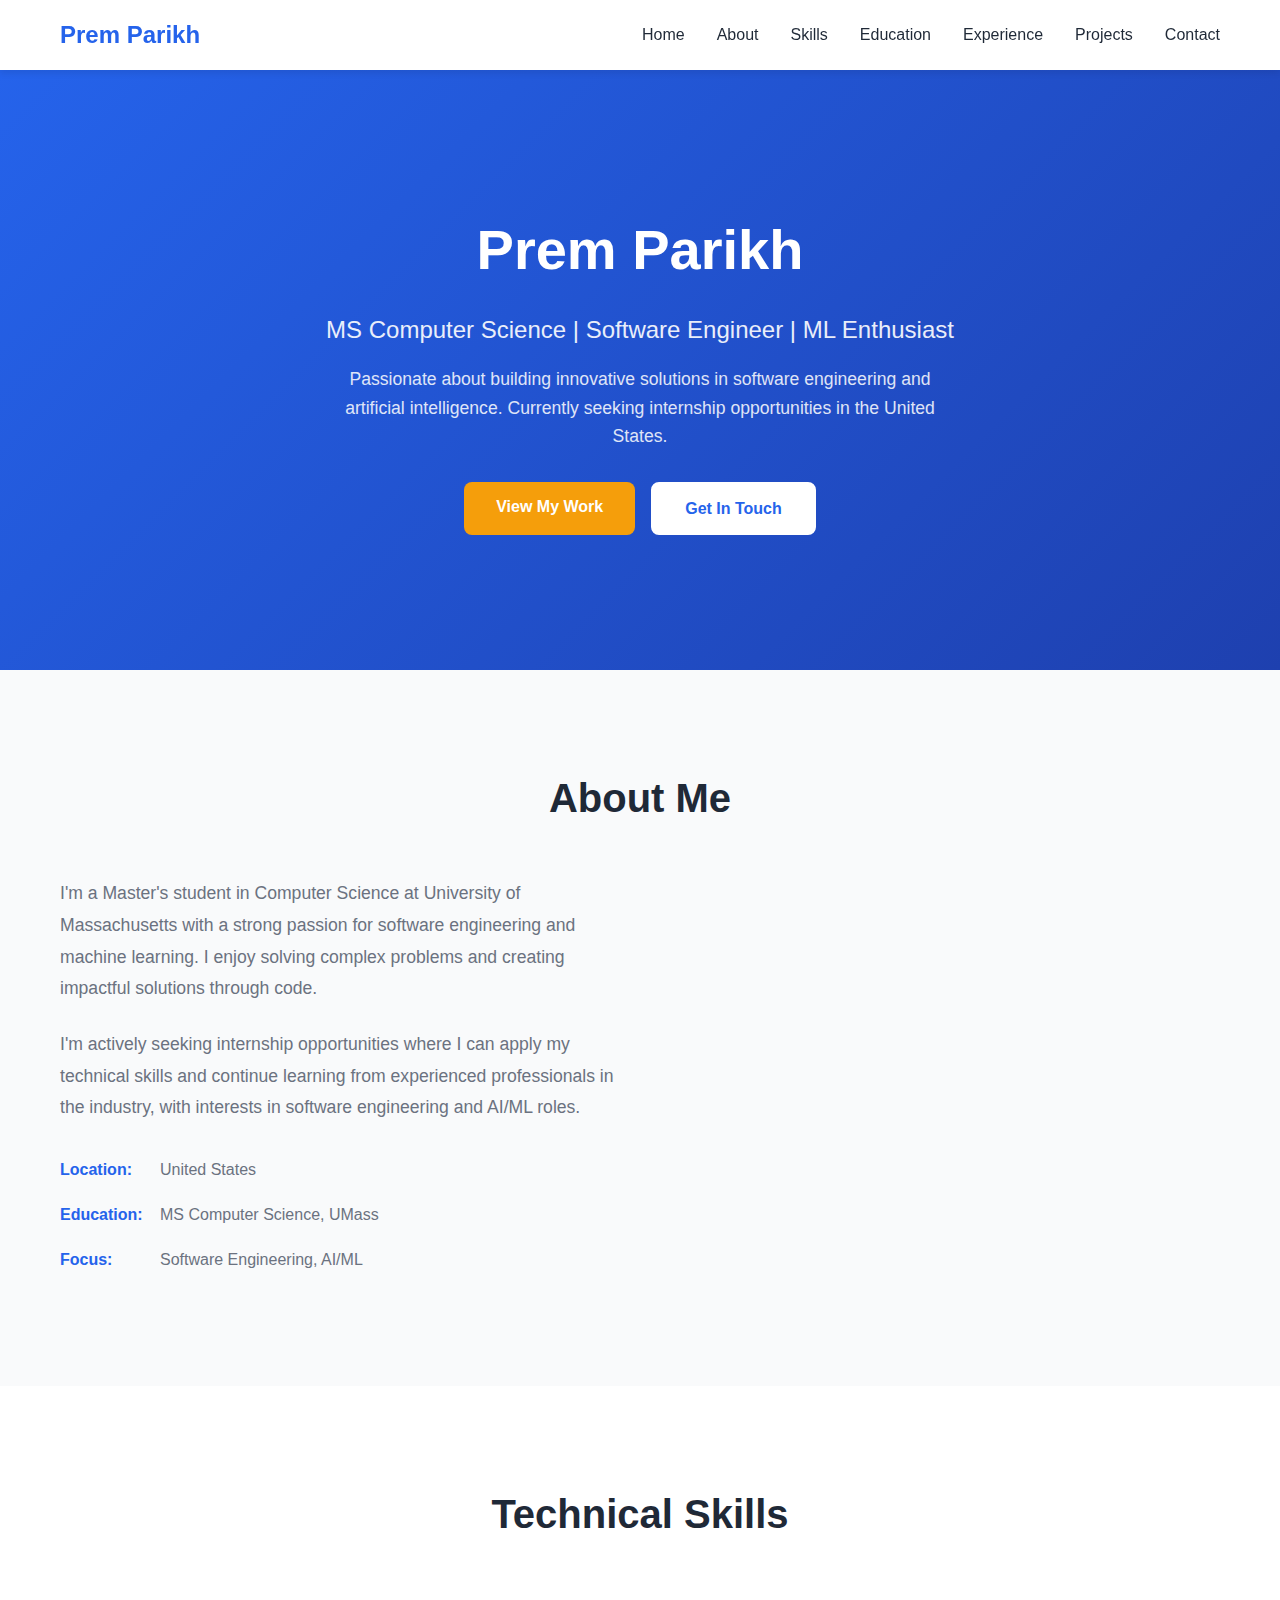
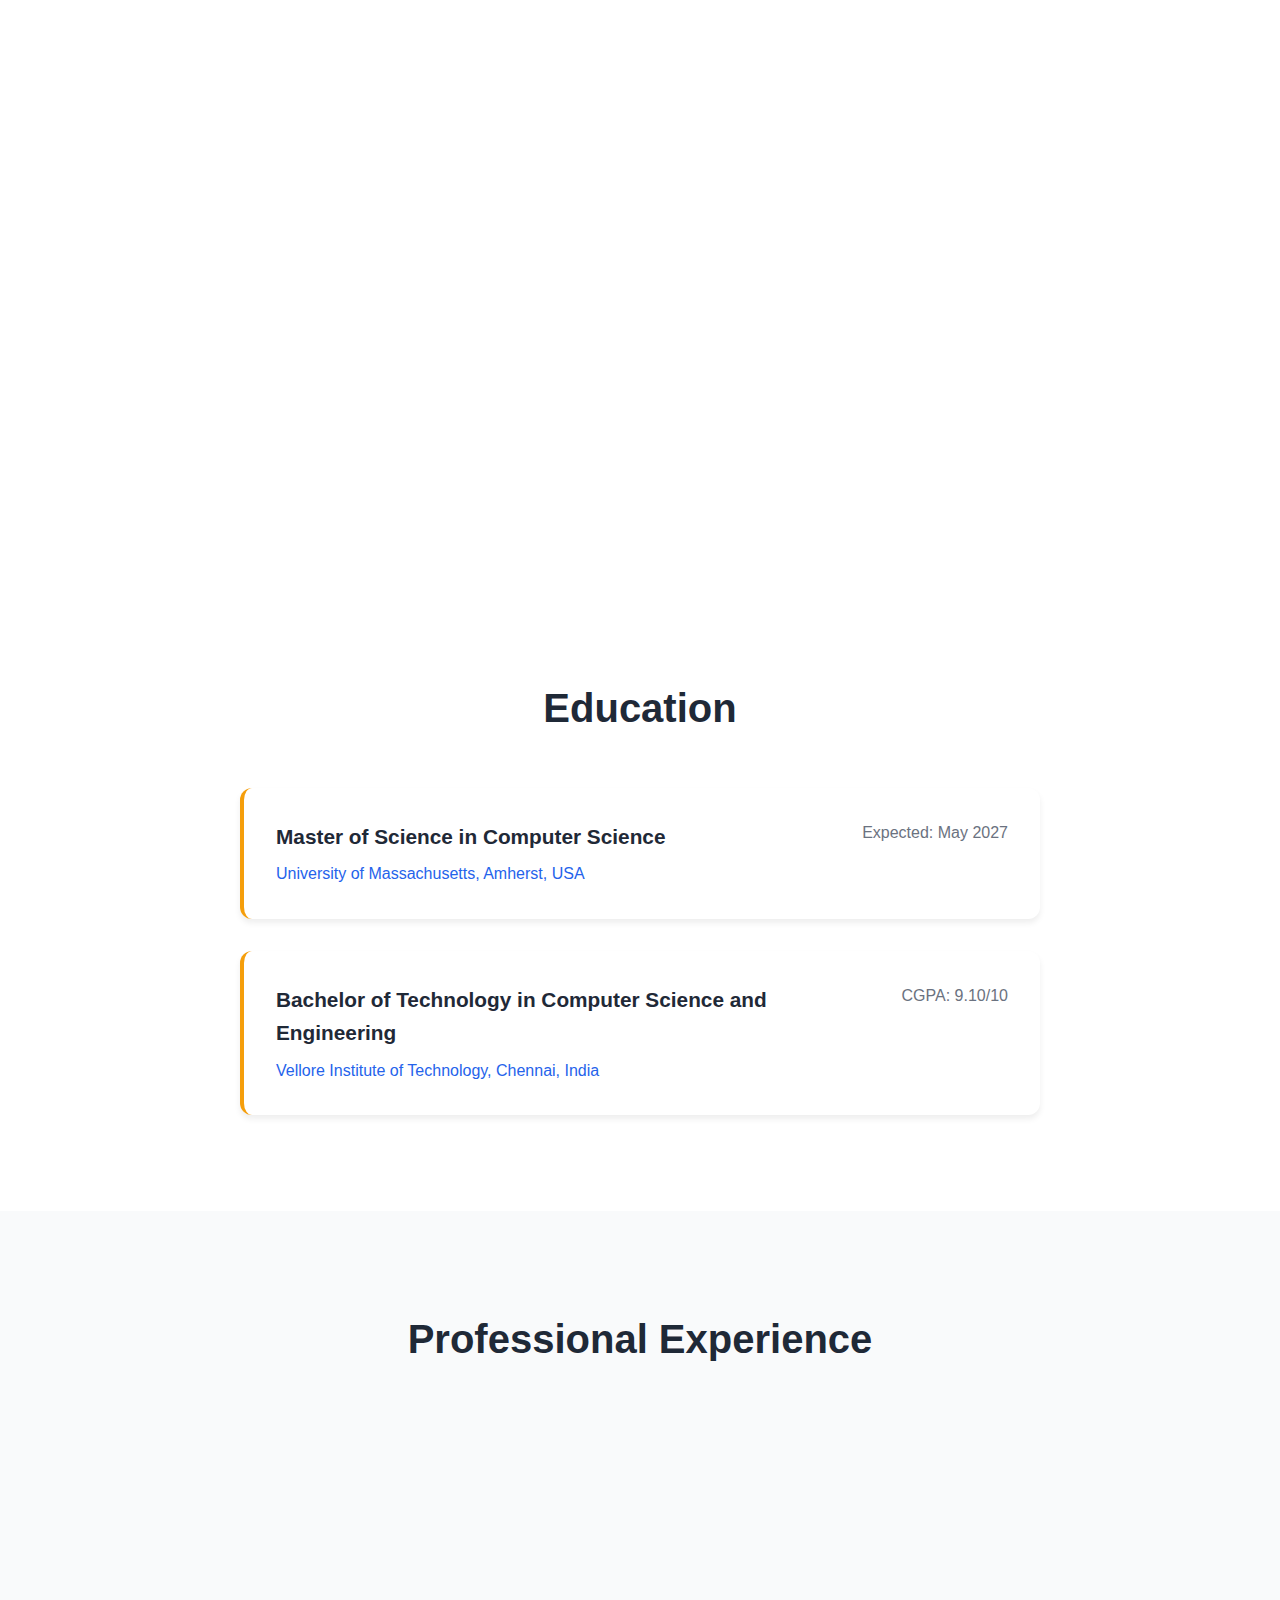
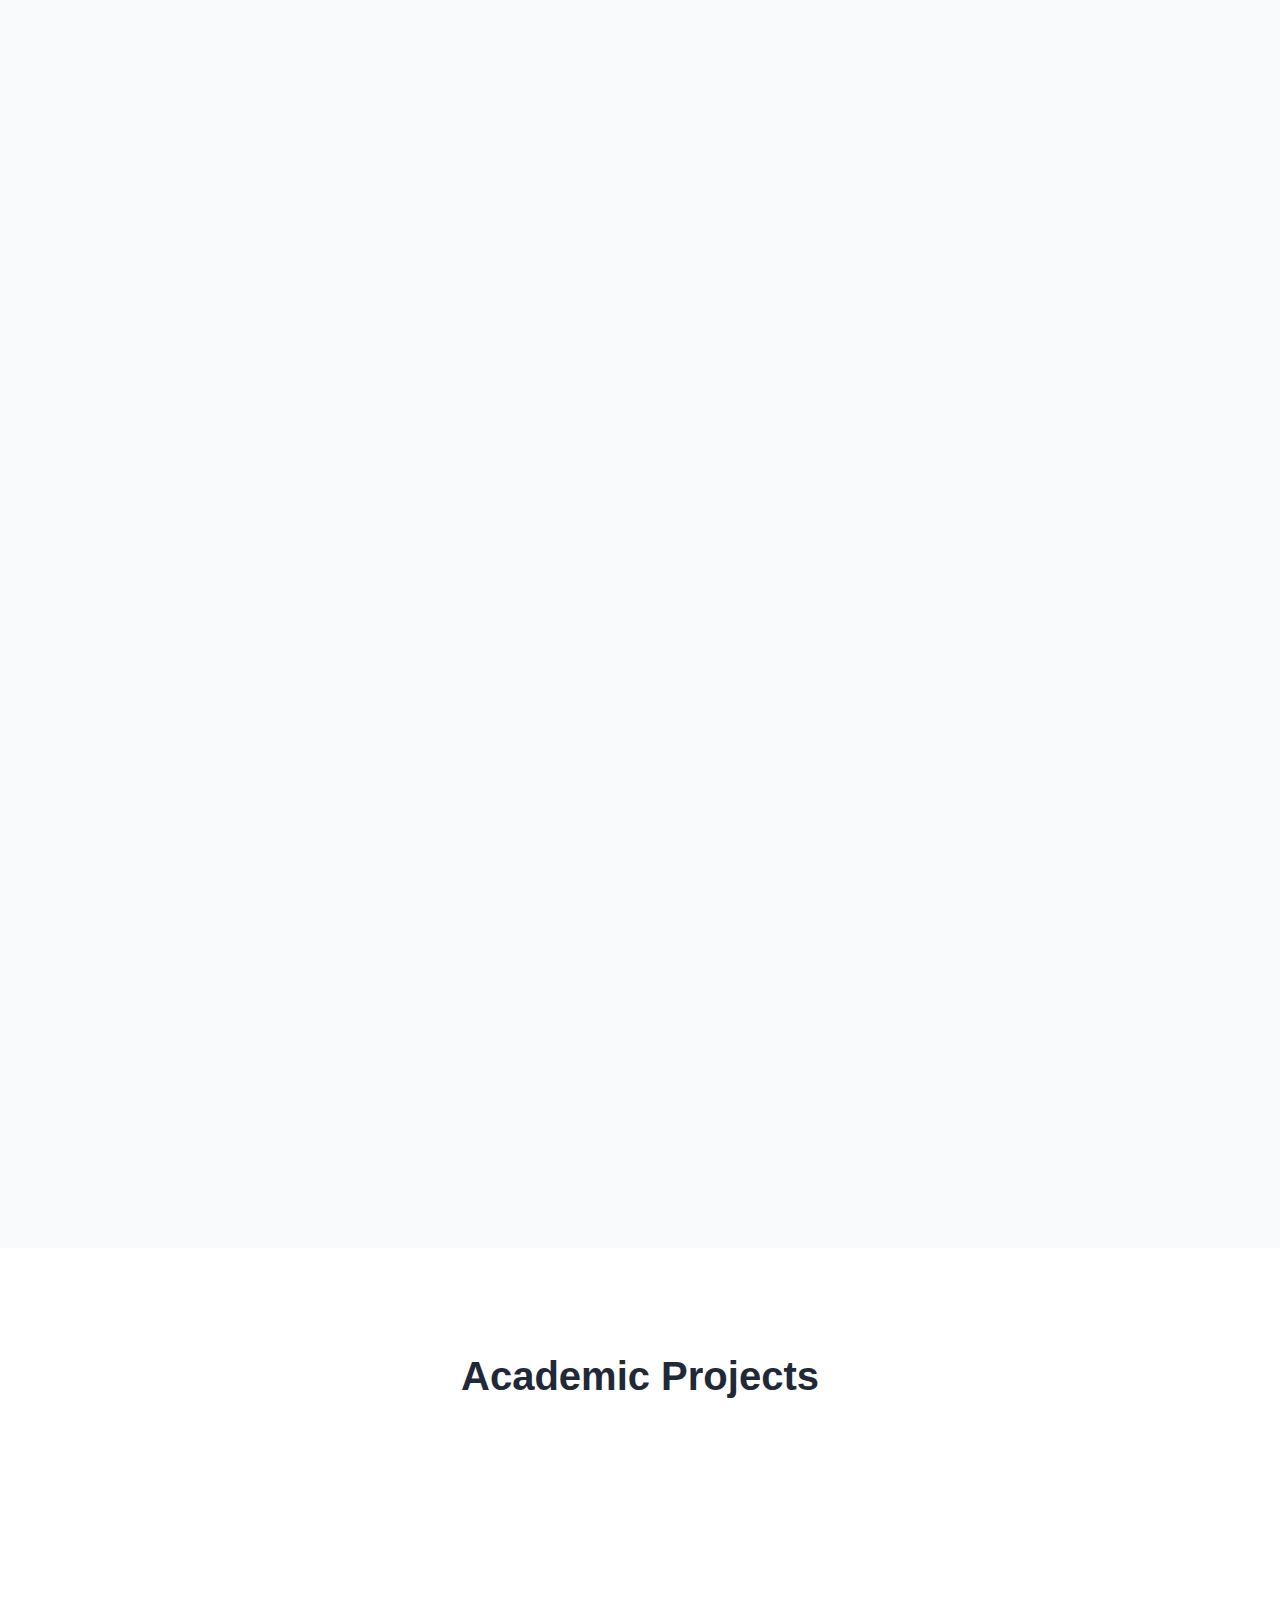
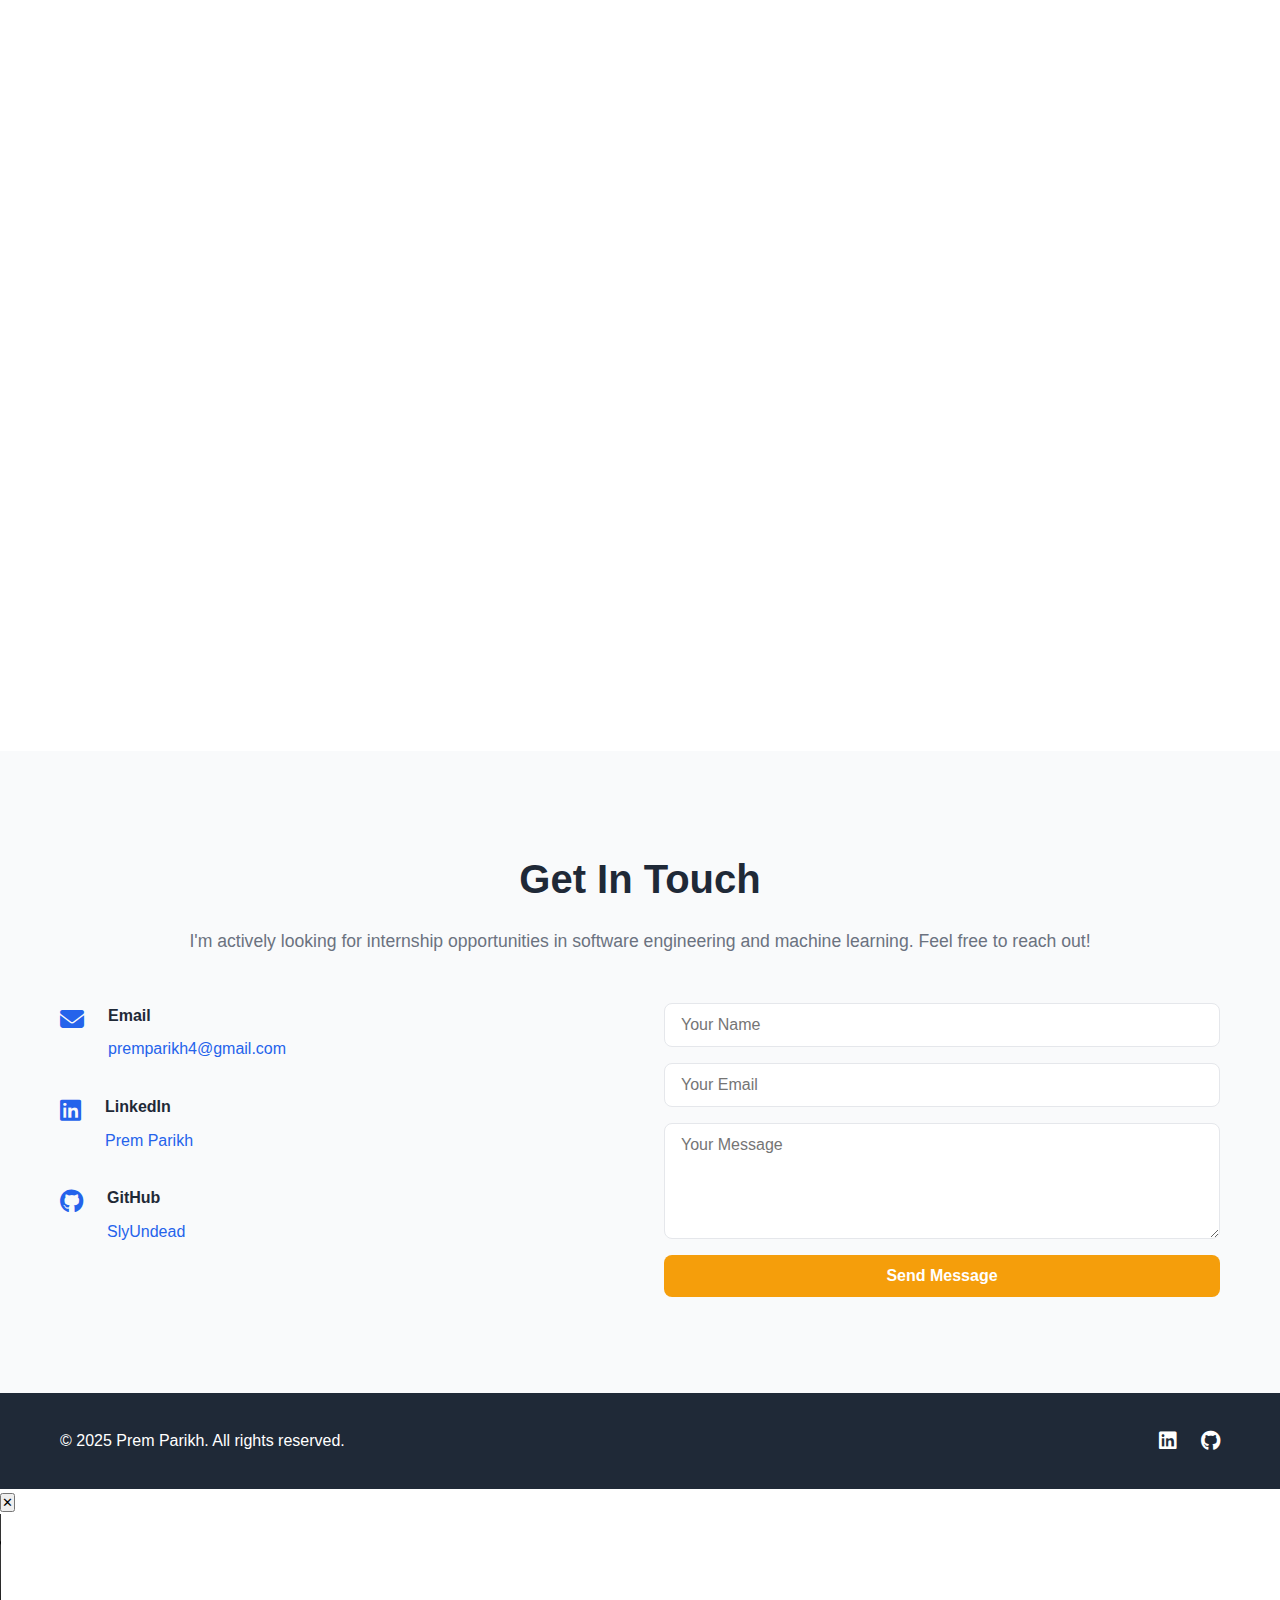
<file: index.html>
<!DOCTYPE html>
<html lang="en">
<head>
    <meta charset="UTF-8">
    <meta name="viewport" content="width=device-width, initial-scale=1.0">
    <title>Prem Parikh | MS Computer Science</title>
    <link rel="stylesheet" href="styles.css">
    <link rel="stylesheet" href="https://cdnjs.cloudflare.com/ajax/libs/font-awesome/6.4.0/css/all.min.css">
</head>
<body>
    <!-- Navigation Bar -->
    <nav class="navbar">
        <div class="container">
            <div class="nav-content">
                <div class="logo">Prem Parikh</div>
                <ul class="nav-links">
                    <li><a href="#home">Home</a></li>
                    <li><a href="#about">About</a></li>
                    <li><a href="#skills">Skills</a></li>
                    <li><a href="#education">Education</a></li>
                    <li><a href="#experience">Experience</a></li>
                    <li><a href="#projects">Projects</a></li>
                    <li><a href="#contact">Contact</a></li>
                </ul>
                <div class="hamburger">
                    <span></span>
                    <span></span>
                    <span></span>
                </div>
            </div>
        </div>
    </nav>

    <!-- Hero Section -->
    <section id="home" class="hero">
        <div class="container">
            <div class="hero-content">
                <h1>Prem Parikh</h1>
                <p class="subtitle">MS Computer Science | Software Engineer | ML Enthusiast</p>
                <p class="description">Passionate about building innovative solutions in software engineering and artificial intelligence. Currently seeking internship opportunities in the United States.</p>
                <div class="hero-buttons">
                    <a href="#projects" class="btn btn-primary">View My Work</a>
                    <a href="#contact" class="btn btn-secondary">Get In Touch</a>
                </div>
            </div>
        </div>
    </section>

    <!-- About Section -->
    <section id="about" class="about">
        <div class="container">
            <h2>About Me</h2>
            <div class="about-content">
                <div class="about-text">
                    <p>I'm a Master's student in Computer Science at University of Massachusetts with a strong passion for software engineering and machine learning. I enjoy solving complex problems and creating impactful solutions through code.</p>
                    <p>I'm actively seeking internship opportunities where I can apply my technical skills and continue learning from experienced professionals in the industry, with interests in software engineering and AI/ML roles.</p>
                    <div class="about-info">
                        <div class="info-item">
                            <span class="info-label">Location:</span>
                            <span>United States</span>
                        </div>
                        <div class="info-item">
                            <span class="info-label">Education:</span>
                            <span>MS Computer Science, UMass</span>
                        </div>
                        <div class="info-item">
                            <span class="info-label">Focus:</span>
                            <span>Software Engineering, AI/ML</span>
                        </div>
                    </div>
                </div>
            </div>
        </div>
    </section>

    <!-- Skills Section -->
    <section id="skills" class="skills">
        <div class="container">
            <h2>Technical Skills</h2>
            <div class="skills-grid">
                <div class="skill-category">
                    <h3>Programming Languages</h3>
                    <div class="skill-tags">
                        <span class="skill-tag">Python</span>
                        <span class="skill-tag">Java</span>
                        <span class="skill-tag">C++</span>
                        <span class="skill-tag">JavaScript</span>
                        <span class="skill-tag">SQL</span>
                    </div>
                </div>

                <div class="skill-category">
                    <h3>Web Development</h3>
                    <div class="skill-tags">
                        <span class="skill-tag">HTML/CSS</span>
                        <span class="skill-tag">React</span>
                        <span class="skill-tag">Node.js</span>
                        <span class="skill-tag">REST APIs</span>
                        <span class="skill-tag">Responsive Design</span>
                    </div>
                </div>

                <div class="skill-category">
                    <h3>Machine Learning & AI</h3>
                    <div class="skill-tags">
                        <span class="skill-tag">TensorFlow</span>
                        <span class="skill-tag">PyTorch</span>
                        <span class="skill-tag">Scikit-learn</span>
                        <span class="skill-tag">Data Analysis</span>
                        <span class="skill-tag">NLP</span>
                    </div>
                </div>

                <div class="skill-category">
                    <h3>Tools & Technologies</h3>
                    <div class="skill-tags">
                        <span class="skill-tag">Git</span>
                        <span class="skill-tag">Docker</span>
                        <span class="skill-tag">AWS</span>
                        <span class="skill-tag">PostgreSQL</span>
                        <span class="skill-tag">Linux</span>
                    </div>
                </div>
            </div>
        </div>
    </section>

    <!-- Education Section -->
    <section id="education" class="education">
        <div class="container">
            <h2>Education</h2>
            <div class="education-list">
                <div class="education-item">
                    <div class="education-header">
                        <div class="education-title">
                            <h3>Master of Science in Computer Science</h3>
                            <p class="institution">University of Massachusetts, Amherst, USA</p>
                        </div>
                        <div class="education-date">
                            <span class="date">Expected: May 2027</span>
                        </div>
                    </div>
                </div>

                <div class="education-item">
                    <div class="education-header">
                        <div class="education-title">
                            <h3>Bachelor of Technology in Computer Science and Engineering</h3>
                            <p class="institution">Vellore Institute of Technology, Chennai, India</p>
                        </div>
                        <div class="education-date">
                            <span class="date">CGPA: 9.10/10</span>
                        </div>
                    </div>
                </div>
            </div>
        </div>
    </section>

    <!-- Experience Section -->
    <section id="experience" class="experience">
        <div class="container">
            <h2>Professional Experience</h2>
            <div class="experience-list">
                <div class="experience-item">
                    <div class="experience-header">
                        <div class="experience-title">
                            <h3>Engineering Intern</h3>
                            <p class="company">Fynd (Shopsense Retail Technologies Ltd.), Mumbai, India</p>
                        </div>
                        <div class="experience-date">
                            <span class="date">Feb 2025 – Apr 2025</span>
                        </div>
                    </div>
                    <ul class="experience-details">
                        <li>Contributed to front-end development by designing and building 10+ reusable components integrated across multiple projects</li>
                        <li>Utilized JavaScript, TypeScript, Figma, ReactJS, and Vite for building scalable web solutions</li>
                        <li>Wrote comprehensive test cases to validate component reliability, improving code quality and catching 85% bugs early in the development cycle</li>
                        <li>Collaborated with cross-functional teams to deliver efficient, scalable, and user-friendly web applications</li>
                    </ul>
                </div>

                <div class="experience-item">
                    <div class="experience-header">
                        <div class="experience-title">
                            <h3>AI Engineer and Full Stack Developer Intern</h3>
                            <p class="company">Active Group Partners, New York, USA (Remote)</p>
                        </div>
                        <div class="experience-date">
                            <span class="date">Jul 2024 – Jun 2025</span>
                        </div>
                    </div>
                    <ul class="experience-details">
                        <li>Programmed a web application for dental X-ray annotation using Python, ReactJS, MongoDB, and Node.js</li>
                        <li>Designed and integrated an AI-powered system with 93% accuracy to automatically detect and annotate dental conditions, reducing annotation time by 80%</li>
                        <li>Developed a RAG-based LLM enabling dentists to interact in real-time with patient data, improving consultation efficiency and care decisions</li>
                        <li>Created a feature allowing automatic treatment code generation from X-ray anomalies using RAG-based LLM integration</li>
                    </ul>
                </div>

                <div class="experience-item">
                    <div class="experience-header">
                        <div class="experience-title">
                            <h3>Full Stack Developer Intern</h3>
                            <p class="company">AutoSys Industrial Solutions, Mumbai, India</p>
                        </div>
                        <div class="experience-date">
                            <span class="date">Sep 2023 – Nov 2023</span>
                        </div>
                    </div>
                    <ul class="experience-details">
                        <li>Developed a stock quantity management system using ReactJS, MongoDB, and Node.js with real-time monitoring and usage forecasting, reducing inventory costs by 20%</li>
                        <li>Implemented features for shipping lead time calculation and optimal reorder date determination to streamline procurement processes</li>
                        <li>Designed and implemented a comprehensive web application for operational efficiency and quality management with modules for quality control and logistics management</li>
                    </ul>
                </div>

                <div class="experience-item">
                    <div class="experience-header">
                        <div class="experience-title">
                            <h3>Game Developer Intern</h3>
                            <p class="company">Games2Win, Mumbai, India</p>
                        </div>
                        <div class="experience-date">
                            <span class="date">Aug 2023</span>
                        </div>
                    </div>
                    <ul class="experience-details">
                        <li>Generated AI algorithms to enhance NPC behavior and create adaptive gameplay systems using Unity3D</li>
                        <li>Collaborated on integrating machine learning techniques to improve procedural content generation in games, increasing user engagement by 15%</li>
                    </ul>
                </div>
            </div>
        </div>
    </section>

    <!-- Projects Section -->
    <section id="projects" class="projects">
        <div class="container">
            <h2>Academic Projects</h2>
            <div class="projects-grid">
                <div class="project-card">
                    <div class="project-header">
                        <h3>Gradient.AI</h3>
                    </div>
                    <p class="project-description">Developed an AI-powered assignment management platform at HackUMass 13 that automates grading and provides real-time feedback using a human-in-the-loop system.</p>
                    <div class="project-tags">
                        <span class="tag">Next.js</span>
                        <span class="tag">Supabase</span>
                        <span class="tag">AWS Bedrock</span>
                        <span class="tag">AI/LLM</span>
                        <span class="tag">TypeScript</span>
                    </div>
                    <div class="project-links">
                        <a href="https://github.com/Sidsha242/gradientai-hackumass" class="project-link" target="_blank" rel="noopener">GitHub</a>
                        <a href="#" data-video="videos/gradient_ai_demo.mp4" class="project-link">Live Demo</a>
                    </div>
                </div>
                <div class="project-card">
                    <div class="project-header">
                        <h3>SafeView</h3>
                    </div>
                    <p class="project-description">Ideated and developed a web extension that scans website images and blurs explicit content using a CNN-based classifier served via Flask.</p>
                    <div class="project-tags">
                        <span class="tag">Python</span>
                        <span class="tag">CNN</span>
                        <span class="tag">Flask</span>
                        <span class="tag">JavaScript</span>
                    </div>
                    <div class="project-links">
                        <a href="https://github.com/SlyUndead/Obscene-Content-Blocker" class="project-link" target="_blank" rel="noopener">GitHub</a>
                        <!-- <a href="#" data-video="videos/safeview-demo.mp4" class="project-link">Live Demo</a> -->
                    </div>
                </div>

                <div class="project-card">
                    <div class="project-header">
                        <h3>WaveShare</h3>
                    </div>
                    <p class="project-description">Developed ML models for a community page to find related articles and predicted sea levels up to 2050 with high precision; filed a utility patent for the application.</p>
                    <div class="project-tags">
                        <span class="tag">Prophet</span>
                        <span class="tag">OCR</span>
                        <span class="tag">Python</span>
                        <span class="tag">CNN</span>
                    </div>
                    <div class="project-links">
                        <!-- <a href="https://github.com/SlyUndead/waveshare" class="project-link" target="_blank" rel="noopener">GitHub</a> -->
                        <!-- <a href="#" data-video="videos/waveshare-demo.mp4" class="project-link">Live Demo</a> -->
                    </div>
                </div>

                <div class="project-card">
                    <div class="project-header">
                        <h3>American Sign Language Detection</h3>
                    </div>
                    <p class="project-description">Built a real-time ASL letter detection system using computer vision and CNNs with OpenCV, achieving 98% accuracy on live video feed.</p>
                    <div class="project-tags">
                        <span class="tag">CNN</span>
                        <span class="tag">OpenCV</span>
                        <span class="tag">Computer Vision</span>
                    </div>
                    <div class="project-links">
                        <a href="https://github.com/SlyUndead/ASL" class="project-link" target="_blank" rel="noopener">GitHub</a>
                        <!-- <a href="#" data-video="videos/asl-demo.mp4" class="project-link">Live Demo</a> -->
                    </div>
                </div>

                <div class="project-card">
                    <div class="project-header">
                        <h3>Sentence Generator</h3>
                    </div>
                    <p class="project-description">Implemented a Markov-chain-based text generator (using markovify) to produce sentences imitating an author's style; automated ingestion, training, and multi-sentence output.</p>
                    <div class="project-tags">
                        <span class="tag">Python</span>
                        <span class="tag">NLP</span>
                        <span class="tag">markovify</span>
                    </div>
                    <div class="project-links">
                        <a href="https://github.com/SlyUndead/Sentence-Generator" class="project-link" target="_blank" rel="noopener">GitHub</a>
                        <!-- <a href="#" data-video="videos/sentence-generator-demo.mp4" class="project-link">Live Demo</a> -->
                    </div>
                </div>

                <div class="project-card">
                    <div class="project-header">
                        <h3>Campus Statistics</h3>
                    </div>
                    <p class="project-description">Authored a statistics guide applying statistical methods to campus data; used Python, R, Excel, and SPSS to analyze and present insights for improving student outcomes.</p>
                    <div class="project-tags">
                        <span class="tag">Python</span>
                        <span class="tag">R</span>
                        <span class="tag">SPSS</span>
                    </div>
                    <div class="project-links">
                        <!-- <a href="https://github.com/SlyUndead/campus-statistics" class="project-link" target="_blank" rel="noopener">GitHub</a> -->
                        <a href="videos/Stats Book.pdf" class="project-link" target="_blank" rel="noopener">Report (PDF)</a>
                    </div>
                </div>
            </div>
        </div>
    </section>

    <!-- Contact Section -->
    <section id="contact" class="contact">
        <div class="container">
            <h2>Get In Touch</h2>
            <p class="contact-subtitle">I'm actively looking for internship opportunities in software engineering and machine learning. Feel free to reach out!</p>
            <div class="contact-content">
                <div class="contact-info">
                    <div class="contact-item">
                        <i class="fas fa-envelope"></i>
                        <div>
                            <h4>Email</h4>
                            <p><a href="mailto:prem.parikh@umass.edu">premparikh4@gmail.com</a></p>
                        </div>
                    </div>
                    <div class="contact-item">
                        <i class="fa-brands fa-linkedin"></i>
                        <div>
                            <h4>LinkedIn</h4>
                            <p><a href="https://linkedin.com/in/prem-parikh-54b85914b/" target="_blank">Prem Parikh</a></p>
                        </div>
                    </div>
                    <div class="contact-item">
                        <i class="fa-brands fa-github"></i>
                        <div>
                            <h4>GitHub</h4>
                            <p><a href="https://github.com/in/SlyUndead/" target="_blank">SlyUndead</a></p>
                        </div>
                    </div>
                </div>
                <form class="contact-form">
                    <input type="text" placeholder="Your Name" required>
                    <input type="email" placeholder="Your Email" required>
                    <textarea placeholder="Your Message" rows="5" required></textarea>
                    <button type="submit" class="btn btn-primary">Send Message</button>
                </form>
            </div>
        </div>
    </section>

    <!-- Footer -->
    <footer class="footer">
        <div class="container">
            <div class="footer-content">
                <p>&copy; 2025 Prem Parikh. All rights reserved.</p>
                <div class="social-links">
                    <a href="https://linkedin.com/in/prem-parikh-54b85914b/" target="_blank"><i class="fab fa-linkedin"></i></a>
                    <a href="https://github.com/in/SlyUndead/" target="_blank"><i class="fab fa-github"></i></a>
                </div>
            </div>
        </div>
    </footer>

    <script src="script.js"></script>
    <script src="tracker.js"></script>
    <!-- Local Video Modal -->
    <div id="videoModalLocal" class="video-modal" aria-hidden="true">
        <div class="video-modal-backdrop" id="videoModalBackdrop"></div>
        <div class="video-modal-content">
            <button id="videoModalClose" class="video-modal-close" aria-label="Close video">✕</button>
            <div class="video-wrapper">
                <video id="localVideo" controls playsinline preload="metadata">
                    <source id="localVideoSource" src="" type="video/mp4">
                    Your browser does not support the video tag.
                </video>
            </div>
        </div>
    </div>
</body>
</html>
</file>
<file: styles.css>
html {
    scroll-behavior: smooth;
}

* {
    margin: 0;
    padding: 0;
    box-sizing: border-box;
}

:root {
    --primary-color: #2563eb;
    --secondary-color: #1e40af;
    --accent-color: #f59e0b;
    --text-dark: #1f2937;
    --text-light: #6b7280;
    --bg-light: #f9fafb;
    --bg-white: #ffffff;
    --border-color: #e5e7eb;
    --shadow: 0 10px 30px rgba(0, 0, 0, 0.1);
    --shadow-sm: 0 4px 6px rgba(0, 0, 0, 0.07);
}

body {
    font-family: 'Segoe UI', Tahoma, Geneva, Verdana, sans-serif;
    line-height: 1.6;
    color: var(--text-dark);
    background-color: var(--bg-white);
}

.container {
    max-width: 1200px;
    margin: 0 auto;
    padding: 0 20px;
}

/* Navigation Bar */
.navbar {
    position: sticky;
    top: 0;
    background-color: var(--bg-white);
    box-shadow: var(--shadow-sm);
    z-index: 1001;
}

.nav-content {
    display: flex;
    justify-content: space-between;
    align-items: center;
    padding: 1rem 0;
}

.logo {
    font-size: 1.5rem;
    font-weight: 700;
    color: var(--primary-color);
}

.nav-links {
    display: flex;
    list-style: none;
    gap: 2rem;
}

.nav-links a {
    color: var(--text-dark);
    text-decoration: none;
    font-weight: 500;
    transition: color 0.3s ease;
}

.nav-links a:hover {
    color: var(--primary-color);
}

.hamburger {
    display: none;
    flex-direction: column;
    cursor: pointer;
}

.hamburger span {
    width: 25px;
    height: 3px;
    background-color: var(--text-dark);
    margin: 5px 0;
    transition: 0.3s;
}

/* Hero Section */
.hero {
    background: linear-gradient(135deg, var(--primary-color) 0%, var(--secondary-color) 100%);
    color: white;
    padding: 6rem 0;
    text-align: center;
    min-height: 600px;
    display: flex;
    align-items: center;
}

.hero-content h1 {
    font-size: 3.5rem;
    margin-bottom: 1rem;
    animation: slideDown 0.8s ease-out;
}

.hero-content .subtitle {
    font-size: 1.5rem;
    margin-bottom: 1rem;
    opacity: 0.9;
}

.hero-content .description {
    font-size: 1.1rem;
    max-width: 600px;
    margin: 0 auto 2rem;
    opacity: 0.85;
}

.hero-buttons {
    display: flex;
    gap: 1rem;
    justify-content: center;
    flex-wrap: wrap;
}

@keyframes slideDown {
    from {
        opacity: 0;
        transform: translateY(-20px);
    }
    to {
        opacity: 1;
        transform: translateY(0);
    }
}

/* Buttons */
.btn {
    display: inline-block;
    padding: 0.75rem 2rem;
    border-radius: 8px;
    text-decoration: none;
    font-weight: 600;
    transition: all 0.3s ease;
    border: none;
    cursor: pointer;
    font-size: 1rem;
}

.btn-primary {
    background-color: var(--accent-color);
    color: white;
}

.btn-primary:hover {
    background-color: #d97706;
    transform: translateY(-2px);
    box-shadow: var(--shadow);
}

.btn-secondary {
    background-color: white;
    color: var(--primary-color);
    border: 2px solid white;
}

.btn-secondary:hover {
    background-color: var(--bg-light);
}

/* About Section */
.about {
    padding: 6rem 0;
    background-color: var(--bg-light);
}

.about h2 {
    text-align: center;
    font-size: 2.5rem;
    margin-bottom: 3rem;
    color: var(--text-dark);
}

.about-content {
    display: grid;
    grid-template-columns: 1fr 1fr;
    gap: 3rem;
    align-items: center;
}

.about-text {
    line-height: 1.8;
    font-size: 1.1rem;
    color: var(--text-light);
}

.about-text p {
    margin-bottom: 1.5rem;
}

.about-info {
    margin-top: 2rem;
}

.info-item {
    display: flex;
    margin-bottom: 1rem;
    font-size: 1rem;
}

.info-label {
    font-weight: 600;
    color: var(--primary-color);
    min-width: 100px;
}

/* Skills Section */
.skills {
    padding: 6rem 0;
}

.skills h2 {
    text-align: center;
    font-size: 2.5rem;
    margin-bottom: 3rem;
}

.skills-grid {
    display: grid;
    grid-template-columns: repeat(auto-fit, minmax(300px, 1fr));
    gap: 2rem;
}

.skill-category {
    background: var(--bg-light);
    padding: 2rem;
    border-radius: 12px;
    transition: all 0.3s ease;
}

.skill-category:hover {
    box-shadow: var(--shadow);
    transform: translateY(-5px);
}

.skill-category h3 {
    margin-bottom: 1rem;
    color: var(--primary-color);
    font-size: 1.3rem;
}

.skill-tags {
    display: flex;
    flex-wrap: wrap;
    gap: 0.75rem;
}

.skill-tag {
    background-color: var(--primary-color);
    color: white;
    padding: 0.5rem 1rem;
    border-radius: 20px;
    font-size: 0.9rem;
    font-weight: 500;
}

/* Experience Section */
.experience {
    padding: 6rem 0;
    background-color: var(--bg-light);
}

.experience h2 {
    text-align: center;
    font-size: 2.5rem;
    margin-bottom: 3rem;
}

.experience-list {
    display: grid;
    gap: 2rem;
}

.experience-item {
    background: white;
    padding: 2rem;
    border-radius: 12px;
    border-left: 4px solid var(--primary-color);
    box-shadow: var(--shadow-sm);
    transition: all 0.3s ease;
}

.experience-item:hover {
    box-shadow: var(--shadow);
}

.experience-header {
    display: flex;
    justify-content: space-between;
    align-items: flex-start;
    margin-bottom: 1.5rem;
}

.experience-title h3 {
    font-size: 1.3rem;
    margin-bottom: 0.5rem;
}

.experience-title .company {
    color: var(--primary-color);
    font-weight: 500;
}

.experience-date {
    color: var(--text-light);
    font-weight: 500;
}

.experience-details {
    list-style: none;
    padding-left: 0;
}

.experience-details li {
    padding: 0.5rem 0;
    padding-left: 1.5rem;
    position: relative;
    color: var(--text-light);
}

.experience-details li:before {
    content: "▸";
    position: absolute;
    left: 0;
    color: var(--primary-color);
}

/* Education Section */
.education {
    padding: 6rem 0;
}

.education h2 {
    text-align: center;
    font-size: 2.5rem;
    margin-bottom: 3rem;
}

.education-list {
    display: grid;
    gap: 2rem;
    max-width: 800px;
    margin: 0 auto;
}

.education-item {
    background: white;
    padding: 2rem;
    border-radius: 12px;
    border-left: 4px solid var(--accent-color);
    box-shadow: var(--shadow-sm);
    transition: all 0.3s ease;
}

.education-item:hover {
    box-shadow: var(--shadow);
    transform: translateY(-5px);
}

.education-header {
    display: flex;
    justify-content: space-between;
    align-items: flex-start;
    gap: 2rem;
}

.education-title h3 {
    font-size: 1.3rem;
    margin-bottom: 0.5rem;
    color: var(--text-dark);
}

.education-title .institution {
    color: var(--primary-color);
    font-weight: 500;
    font-size: 1rem;
}

.education-date {
    color: var(--text-light);
    font-weight: 500;
    white-space: nowrap;
}

/* Projects Section */
.projects {
    padding: 6rem 0;
}

.projects h2 {
    text-align: center;
    font-size: 2.5rem;
    margin-bottom: 3rem;
}

.projects-grid {
    display: grid;
    grid-template-columns: repeat(auto-fit, minmax(300px, 1fr));
    gap: 2rem;
}

.project-card {
    background: white;
    border: 1px solid var(--border-color);
    border-radius: 12px;
    padding: 2rem;
    transition: all 0.3s ease;
    display: flex;
    flex-direction: column;
}

.project-card:hover {
    box-shadow: var(--shadow);
    transform: translateY(-8px);
    border-color: var(--primary-color);
}

.project-header {
    margin-bottom: 1rem;
}

.project-header h3 {
    font-size: 1.3rem;
    color: var(--primary-color);
    margin-bottom: 0.5rem;
}

.project-description {
    color: var(--text-light);
    margin-bottom: 1.5rem;
    flex-grow: 1;
}

.project-tags {
    display: flex;
    flex-wrap: wrap;
    gap: 0.5rem;
    margin-bottom: 1.5rem;
}

.tag {
    background-color: var(--bg-light);
    color: var(--primary-color);
    padding: 0.25rem 0.75rem;
    border-radius: 15px;
    font-size: 0.85rem;
    font-weight: 500;
}

.project-links {
    display: flex;
    gap: 1rem;
}

.project-link {
    color: var(--primary-color);
    text-decoration: none;
    font-weight: 600;
    transition: all 0.3s ease;
    padding-bottom: 0.25rem;
    border-bottom: 2px solid transparent;
}

.project-link:hover {
    border-bottom-color: var(--primary-color);
}

/* Contact Section */
.contact {
    padding: 6rem 0;
    background-color: var(--bg-light);
}

.contact h2 {
    text-align: center;
    font-size: 2.5rem;
    margin-bottom: 1rem;
}

.contact-subtitle {
    text-align: center;
    color: var(--text-light);
    font-size: 1.1rem;
    margin-bottom: 3rem;
}

.contact-content {
    display: grid;
    grid-template-columns: 1fr 1fr;
    gap: 3rem;
}

.contact-info {
    display: flex;
    flex-direction: column;
    gap: 2rem;
}

.contact-item {
    display: flex;
    gap: 1.5rem;
    align-items: flex-start;
}

.contact-item i {
    font-size: 1.5rem;
    color: var(--primary-color);
    margin-top: 0.25rem;
}

.contact-item h4 {
    margin-bottom: 0.5rem;
}

.contact-item a {
    color: var(--primary-color);
    text-decoration: none;
    transition: color 0.3s ease;
}

.contact-item a:hover {
    color: var(--secondary-color);
}

.contact-form {
    display: flex;
    flex-direction: column;
    gap: 1rem;
}

.contact-form input,
.contact-form textarea {
    padding: 0.75rem 1rem;
    border: 1px solid var(--border-color);
    border-radius: 8px;
    font-family: inherit;
    font-size: 1rem;
    transition: all 0.3s ease;
}

.contact-form input:focus,
.contact-form textarea:focus {
    outline: none;
    border-color: var(--primary-color);
    box-shadow: 0 0 0 3px rgba(37, 99, 235, 0.1);
}

/* Footer */
.footer {
    background-color: var(--text-dark);
    color: white;
    text-align: center;
    padding: 2rem 0;
}

.footer-content {
    display: flex;
    justify-content: space-between;
    align-items: center;
    flex-wrap: wrap;
    gap: 1rem;
}

.social-links {
    display: flex;
    gap: 1.5rem;
}

.social-links a {
    color: white;
    font-size: 1.25rem;
    transition: color 0.3s ease;
}

.social-links a:hover {
    color: var(--primary-color);
}

/* Responsive Design */
@media (max-width: 768px) {
    .nav-links {
        display: none;
        position: absolute;
        top: 100%;
        left: 0;
        right: 0;
        background-color: var(--bg-white);
        flex-direction: column;
        padding: 1rem 0;
        box-shadow: var(--shadow);
        gap: 0;
    }

    .nav-links.mobile-active {
        display: flex;
    }

    .nav-links li {
        width: 100%;
    }

    .nav-links a {
        display: block;
        padding: 1rem 2rem;
    }

    .hamburger {
        display: flex;
    }

    .hero-content h1 {
        font-size: 2.5rem;
    }

    .hero-content .subtitle {
        font-size: 1.2rem;
    }

    .about-content {
        grid-template-columns: 1fr;
    }

    .hero-buttons {
        flex-direction: column;
        align-items: center;
    }

    .btn {
        width: 100%;
        max-width: 300px;
    }

    .contact-content {
        grid-template-columns: 1fr;
    }

    .experience-header {
        flex-direction: column;
        gap: 1rem;
    }

    .footer-content {
        flex-direction: column;
    }
}

@media (max-width: 480px) {
    .hero-content h1 {
        font-size: 2rem;
    }

    .skills-grid {
        grid-template-columns: 1fr;
    }

    .projects-grid {
        grid-template-columns: 1fr;
    }

    .section h2 {
        font-size: 2rem;
    }
}
</file>
